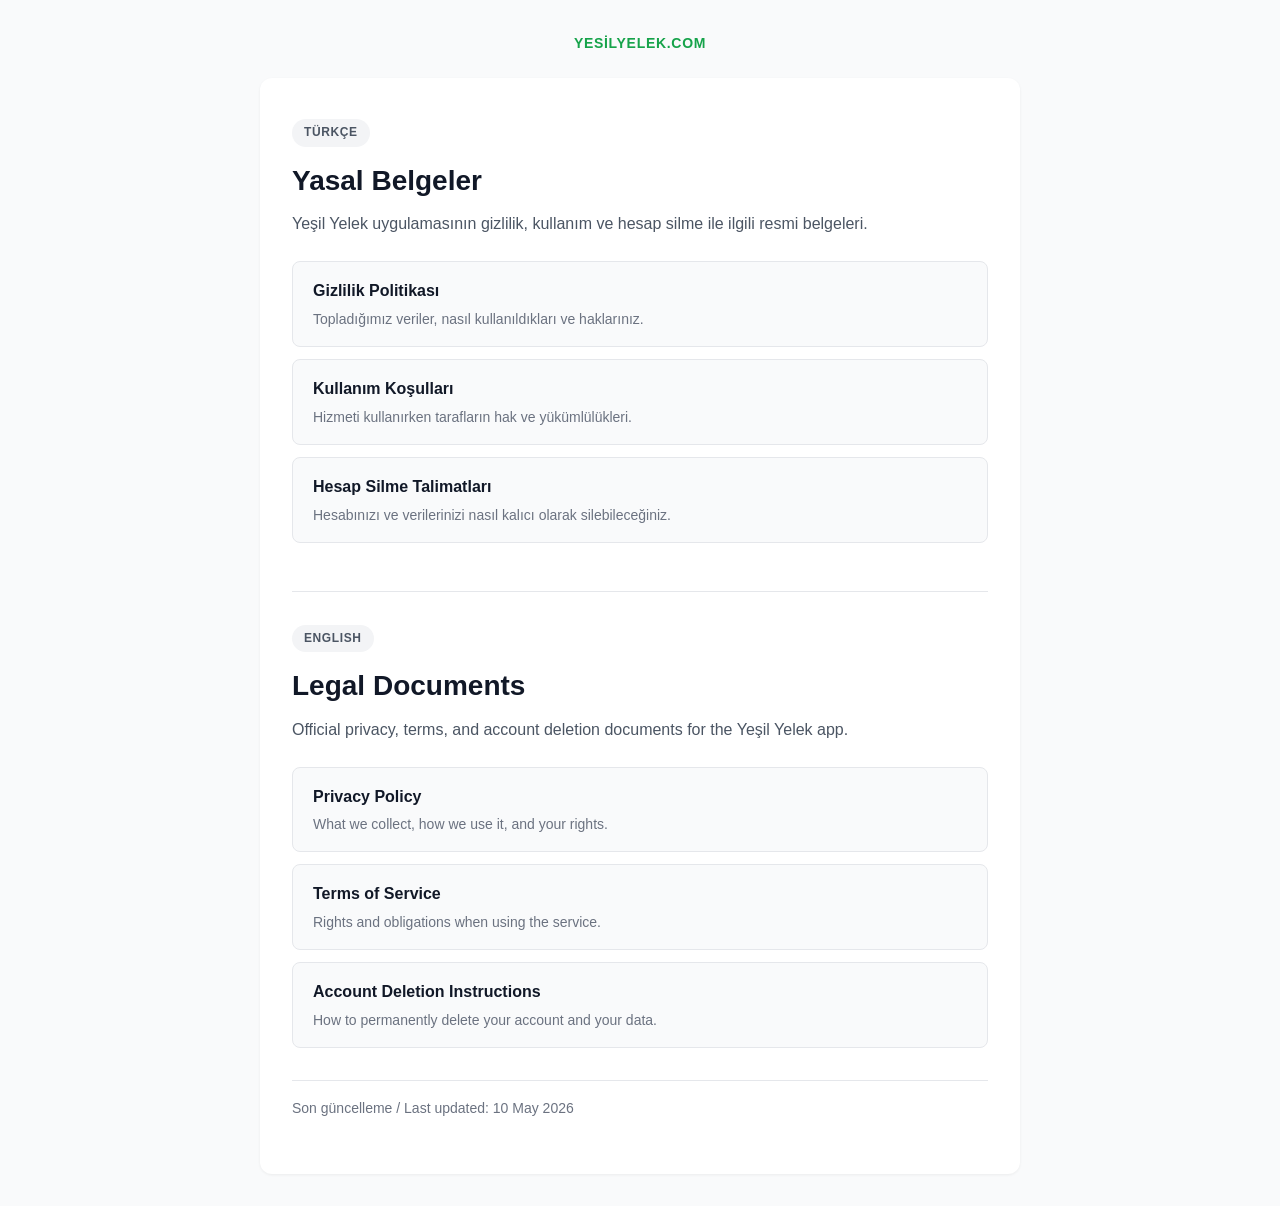
<file: index.html>
<!doctype html>
<html lang="tr">
  <head>
    <meta charset="UTF-8" />
    <meta name="viewport" content="width=device-width, initial-scale=1.0" />
    <meta name="robots" content="index,follow" />
    <title>Yasal Belgeler / Legal Documents - Yeşil Yelek</title>
    <meta
      name="description"
      content="Yeşil Yelek uygulamasının gizlilik politikası, kullanım koşulları ve hesap silme talimatları. Privacy policy, terms of service, and account deletion instructions for the Yeşil Yelek app."
    />
    <link rel="stylesheet" href="styles.css" />
  </head>
  <body>
    <header class="brand">
      <a href="https://yesilyelek.com">yesilyelek.com</a>
    </header>
    <main>
      <section lang="tr">
        <span class="lang-label">Türkçe</span>
        <h1>Yasal Belgeler</h1>
        <p class="lede">
          Yeşil Yelek uygulamasının gizlilik, kullanım ve hesap silme ile
          ilgili resmi belgeleri.
        </p>
        <ul class="doc-list">
          <li>
            <a href="privacy-policy.html">
              Gizlilik Politikası
              <span class="doc-desc">
                Topladığımız veriler, nasıl kullanıldıkları ve haklarınız.
              </span>
            </a>
          </li>
          <li>
            <a href="terms.html">
              Kullanım Koşulları
              <span class="doc-desc">
                Hizmeti kullanırken tarafların hak ve yükümlülükleri.
              </span>
            </a>
          </li>
          <li>
            <a href="delete-account.html">
              Hesap Silme Talimatları
              <span class="doc-desc">
                Hesabınızı ve verilerinizi nasıl kalıcı olarak silebileceğiniz.
              </span>
            </a>
          </li>
        </ul>
      </section>

      <hr class="lang-divider" />

      <section lang="en">
        <span class="lang-label">English</span>
        <h1>Legal Documents</h1>
        <p class="lede">
          Official privacy, terms, and account deletion documents for the
          Yeşil Yelek app.
        </p>
        <ul class="doc-list">
          <li>
            <a href="privacy-policy.html">
              Privacy Policy
              <span class="doc-desc">
                What we collect, how we use it, and your rights.
              </span>
            </a>
          </li>
          <li>
            <a href="terms.html">
              Terms of Service
              <span class="doc-desc">
                Rights and obligations when using the service.
              </span>
            </a>
          </li>
          <li>
            <a href="delete-account.html">
              Account Deletion Instructions
              <span class="doc-desc">
                How to permanently delete your account and your data.
              </span>
            </a>
          </li>
        </ul>
      </section>

      <p class="updated">
        Son güncelleme / Last updated: 10 May 2026
      </p>
    </main>
  </body>
</html>
</file>
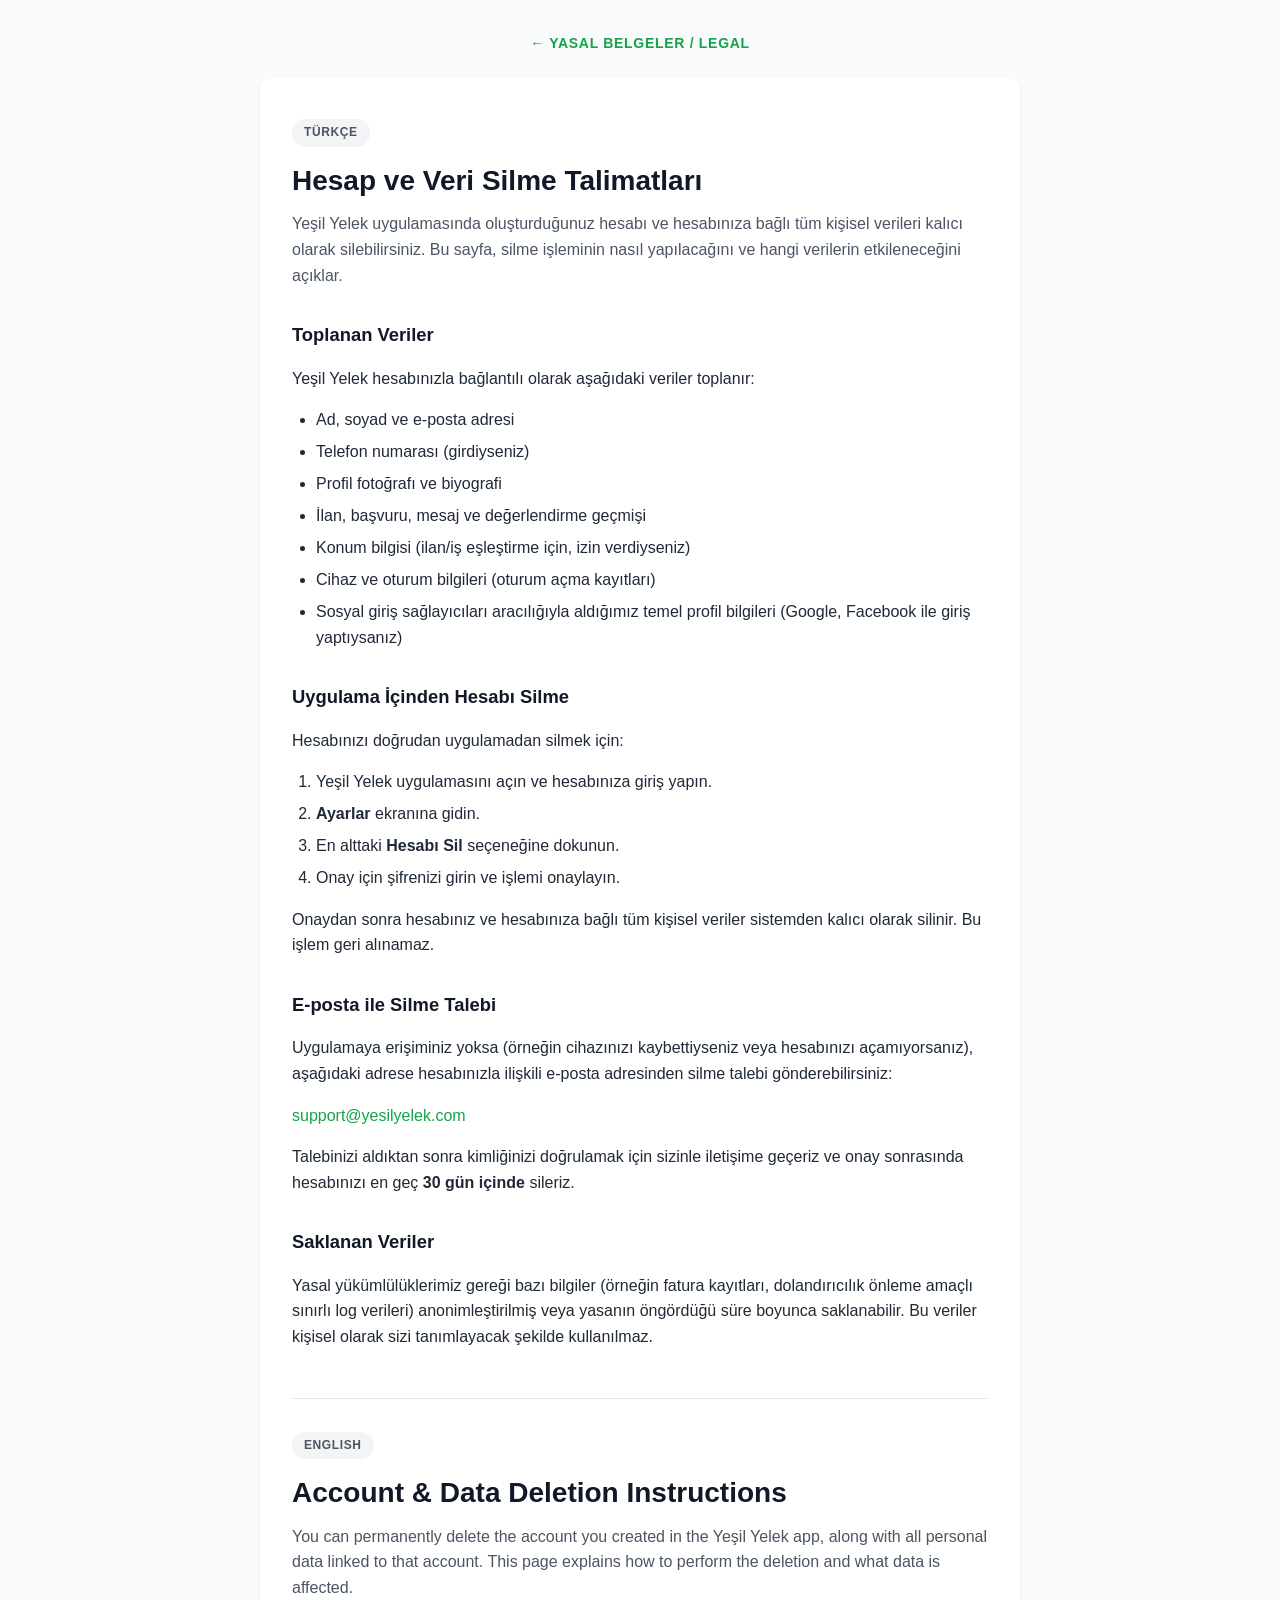
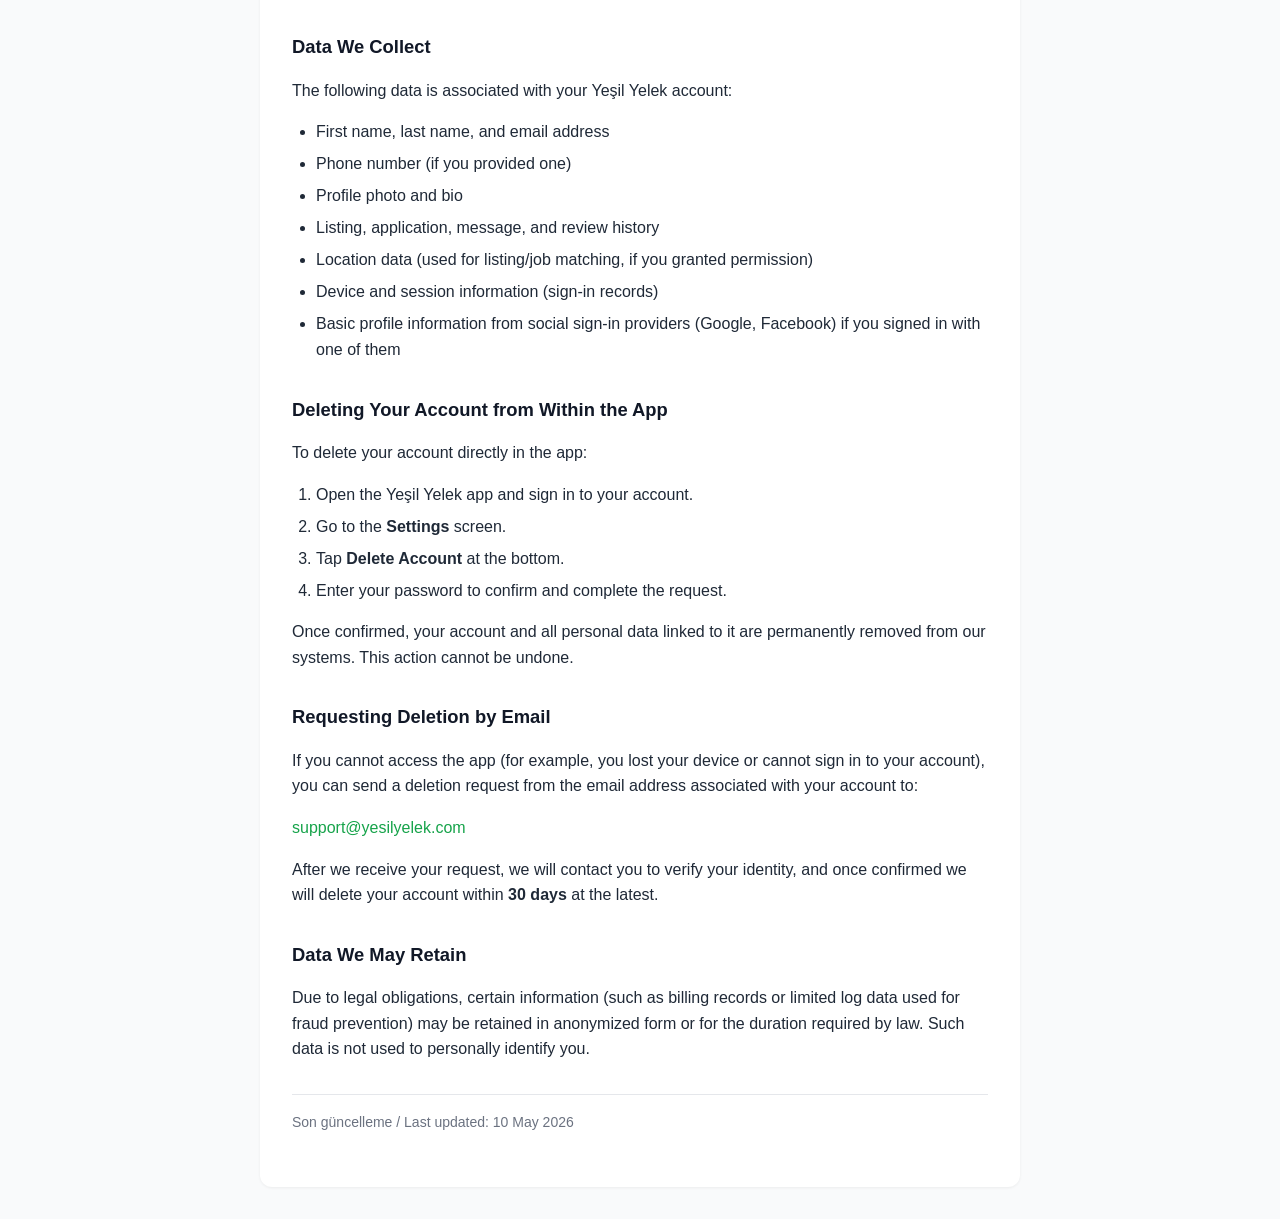
<file: delete-account.html>
<!doctype html>
<html lang="tr">
  <head>
    <meta charset="UTF-8" />
    <meta name="viewport" content="width=device-width, initial-scale=1.0" />
    <meta name="robots" content="index,follow" />
    <title>Hesap ve Veri Silme / Account &amp; Data Deletion - Yeşil Yelek</title>
    <meta
      name="description"
      content="Yeşil Yelek uygulamasında hesabınızı ve kişisel verilerinizi nasıl silebileceğinizi anlatan resmi sayfa. Official instructions for deleting your Yeşil Yelek account and personal data."
    />
    <link rel="stylesheet" href="styles.css" />
  </head>
  <body>
    <header class="brand">
      <a href="index.html">← Yasal Belgeler / Legal</a>
    </header>
    <main>
      <section lang="tr">
        <span class="lang-label">Türkçe</span>
        <h1>Hesap ve Veri Silme Talimatları</h1>
        <p class="lede">
          Yeşil Yelek uygulamasında oluşturduğunuz hesabı ve hesabınıza bağlı
          tüm kişisel verileri kalıcı olarak silebilirsiniz. Bu sayfa, silme
          işleminin nasıl yapılacağını ve hangi verilerin etkileneceğini
          açıklar.
        </p>

        <h2>Toplanan Veriler</h2>
        <p>Yeşil Yelek hesabınızla bağlantılı olarak aşağıdaki veriler toplanır:</p>
        <ul>
          <li>Ad, soyad ve e-posta adresi</li>
          <li>Telefon numarası (girdiyseniz)</li>
          <li>Profil fotoğrafı ve biyografi</li>
          <li>İlan, başvuru, mesaj ve değerlendirme geçmişi</li>
          <li>Konum bilgisi (ilan/iş eşleştirme için, izin verdiyseniz)</li>
          <li>Cihaz ve oturum bilgileri (oturum açma kayıtları)</li>
          <li>Sosyal giriş sağlayıcıları aracılığıyla aldığımız temel profil
              bilgileri (Google, Facebook ile giriş yaptıysanız)</li>
        </ul>

        <h2>Uygulama İçinden Hesabı Silme</h2>
        <p>Hesabınızı doğrudan uygulamadan silmek için:</p>
        <ol>
          <li>Yeşil Yelek uygulamasını açın ve hesabınıza giriş yapın.</li>
          <li><strong>Ayarlar</strong> ekranına gidin.</li>
          <li>En alttaki <strong>Hesabı Sil</strong> seçeneğine dokunun.</li>
          <li>Onay için şifrenizi girin ve işlemi onaylayın.</li>
        </ol>
        <p>
          Onaydan sonra hesabınız ve hesabınıza bağlı tüm kişisel veriler
          sistemden kalıcı olarak silinir. Bu işlem geri alınamaz.
        </p>

        <h2>E-posta ile Silme Talebi</h2>
        <p>
          Uygulamaya erişiminiz yoksa (örneğin cihazınızı kaybettiyseniz veya
          hesabınızı açamıyorsanız), aşağıdaki adrese hesabınızla ilişkili
          e-posta adresinden silme talebi gönderebilirsiniz:
        </p>
        <p>
          <a href="mailto:support@yesilyelek.com?subject=Hesap%20Silme%20Talebi">
            support@yesilyelek.com
          </a>
        </p>
        <p>
          Talebinizi aldıktan sonra kimliğinizi doğrulamak için sizinle
          iletişime geçeriz ve onay sonrasında hesabınızı en geç
          <strong>30 gün içinde</strong> sileriz.
        </p>

        <h2>Saklanan Veriler</h2>
        <p>
          Yasal yükümlülüklerimiz gereği bazı bilgiler (örneğin fatura
          kayıtları, dolandırıcılık önleme amaçlı sınırlı log verileri)
          anonimleştirilmiş veya yasanın öngördüğü süre boyunca saklanabilir.
          Bu veriler kişisel olarak sizi tanımlayacak şekilde kullanılmaz.
        </p>
      </section>

      <hr class="lang-divider" />

      <section lang="en">
        <span class="lang-label">English</span>
        <h1>Account &amp; Data Deletion Instructions</h1>
        <p class="lede">
          You can permanently delete the account you created in the Yeşil
          Yelek app, along with all personal data linked to that account.
          This page explains how to perform the deletion and what data is
          affected.
        </p>

        <h2>Data We Collect</h2>
        <p>The following data is associated with your Yeşil Yelek account:</p>
        <ul>
          <li>First name, last name, and email address</li>
          <li>Phone number (if you provided one)</li>
          <li>Profile photo and bio</li>
          <li>Listing, application, message, and review history</li>
          <li>Location data (used for listing/job matching, if you granted
              permission)</li>
          <li>Device and session information (sign-in records)</li>
          <li>Basic profile information from social sign-in providers
              (Google, Facebook) if you signed in with one of them</li>
        </ul>

        <h2>Deleting Your Account from Within the App</h2>
        <p>To delete your account directly in the app:</p>
        <ol>
          <li>Open the Yeşil Yelek app and sign in to your account.</li>
          <li>Go to the <strong>Settings</strong> screen.</li>
          <li>Tap <strong>Delete Account</strong> at the bottom.</li>
          <li>Enter your password to confirm and complete the request.</li>
        </ol>
        <p>
          Once confirmed, your account and all personal data linked to it
          are permanently removed from our systems. This action cannot be
          undone.
        </p>

        <h2>Requesting Deletion by Email</h2>
        <p>
          If you cannot access the app (for example, you lost your device
          or cannot sign in to your account), you can send a deletion
          request from the email address associated with your account to:
        </p>
        <p>
          <a href="mailto:support@yesilyelek.com?subject=Account%20Deletion%20Request">
            support@yesilyelek.com
          </a>
        </p>
        <p>
          After we receive your request, we will contact you to verify
          your identity, and once confirmed we will delete your account
          within <strong>30 days</strong> at the latest.
        </p>

        <h2>Data We May Retain</h2>
        <p>
          Due to legal obligations, certain information (such as billing
          records or limited log data used for fraud prevention) may be
          retained in anonymized form or for the duration required by
          law. Such data is not used to personally identify you.
        </p>
      </section>

      <p class="updated">
        Son güncelleme / Last updated: 10 May 2026
      </p>
    </main>
  </body>
</html>
</file>
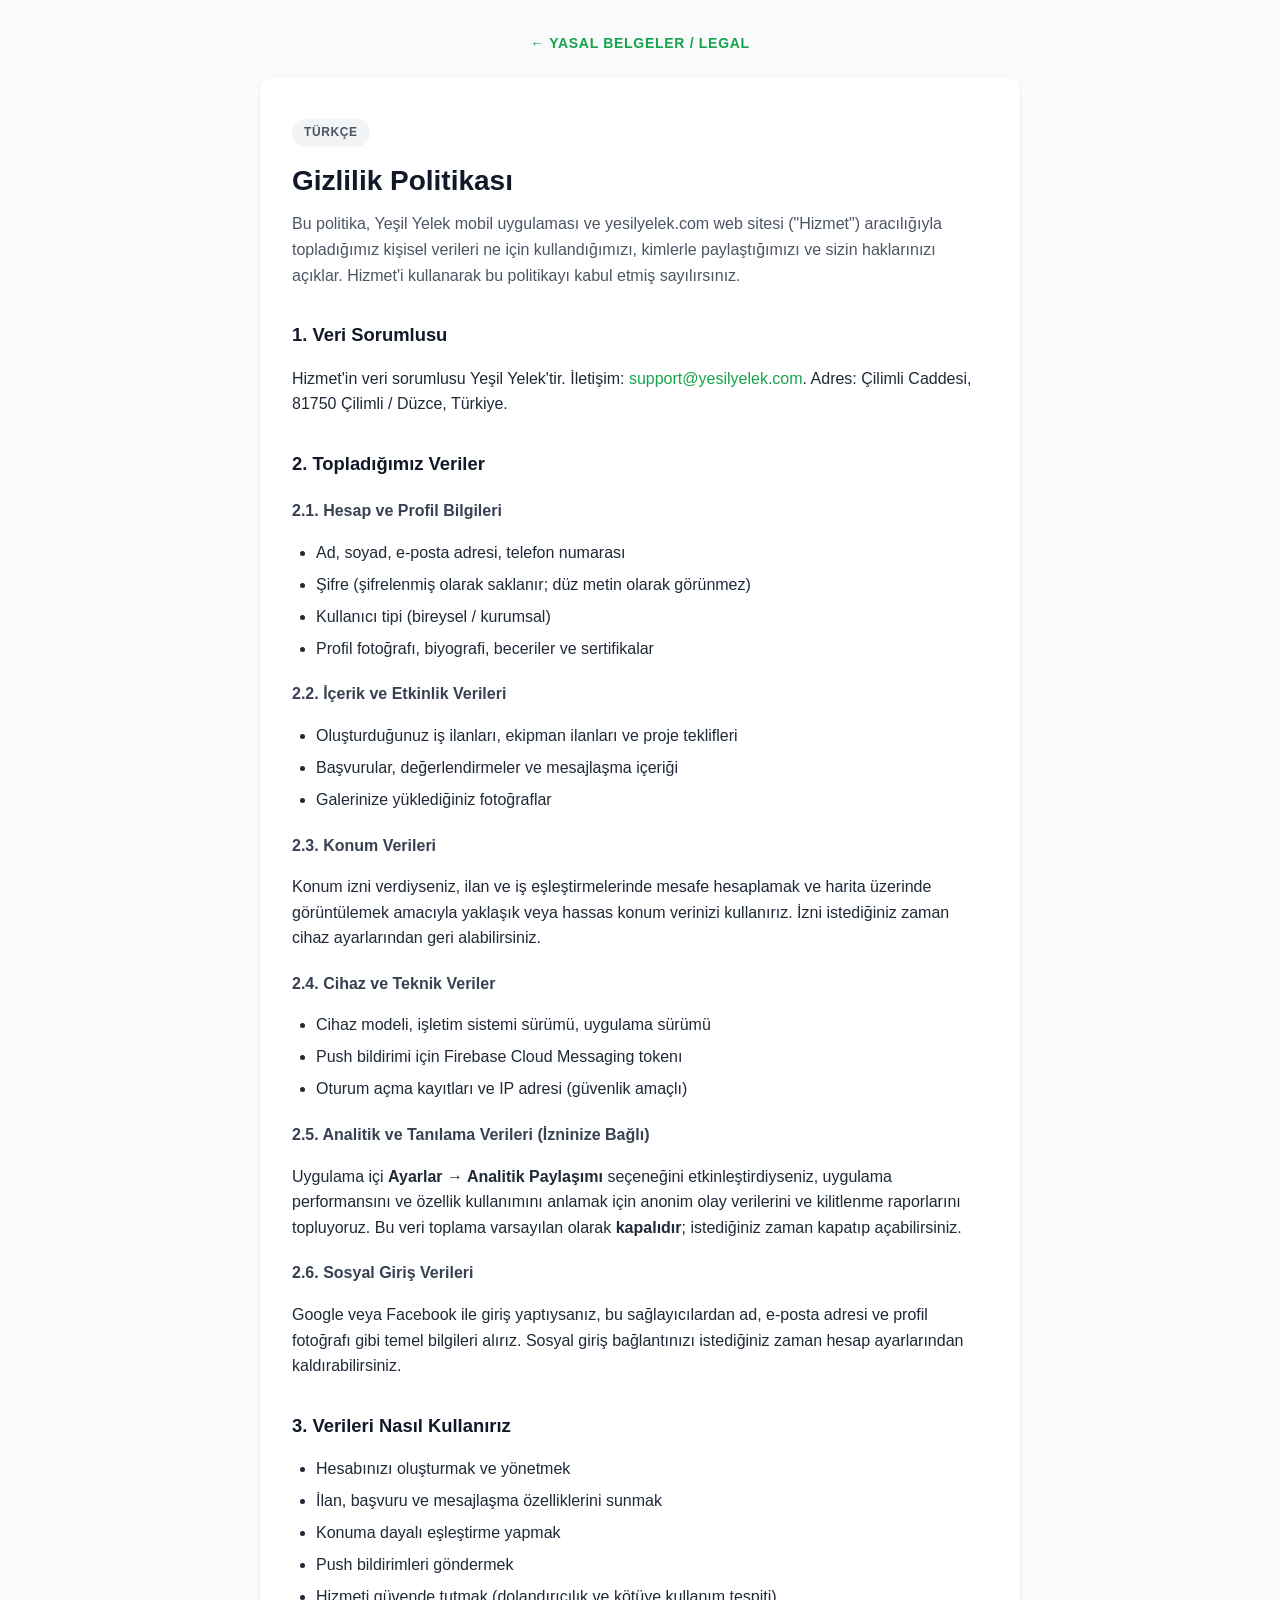
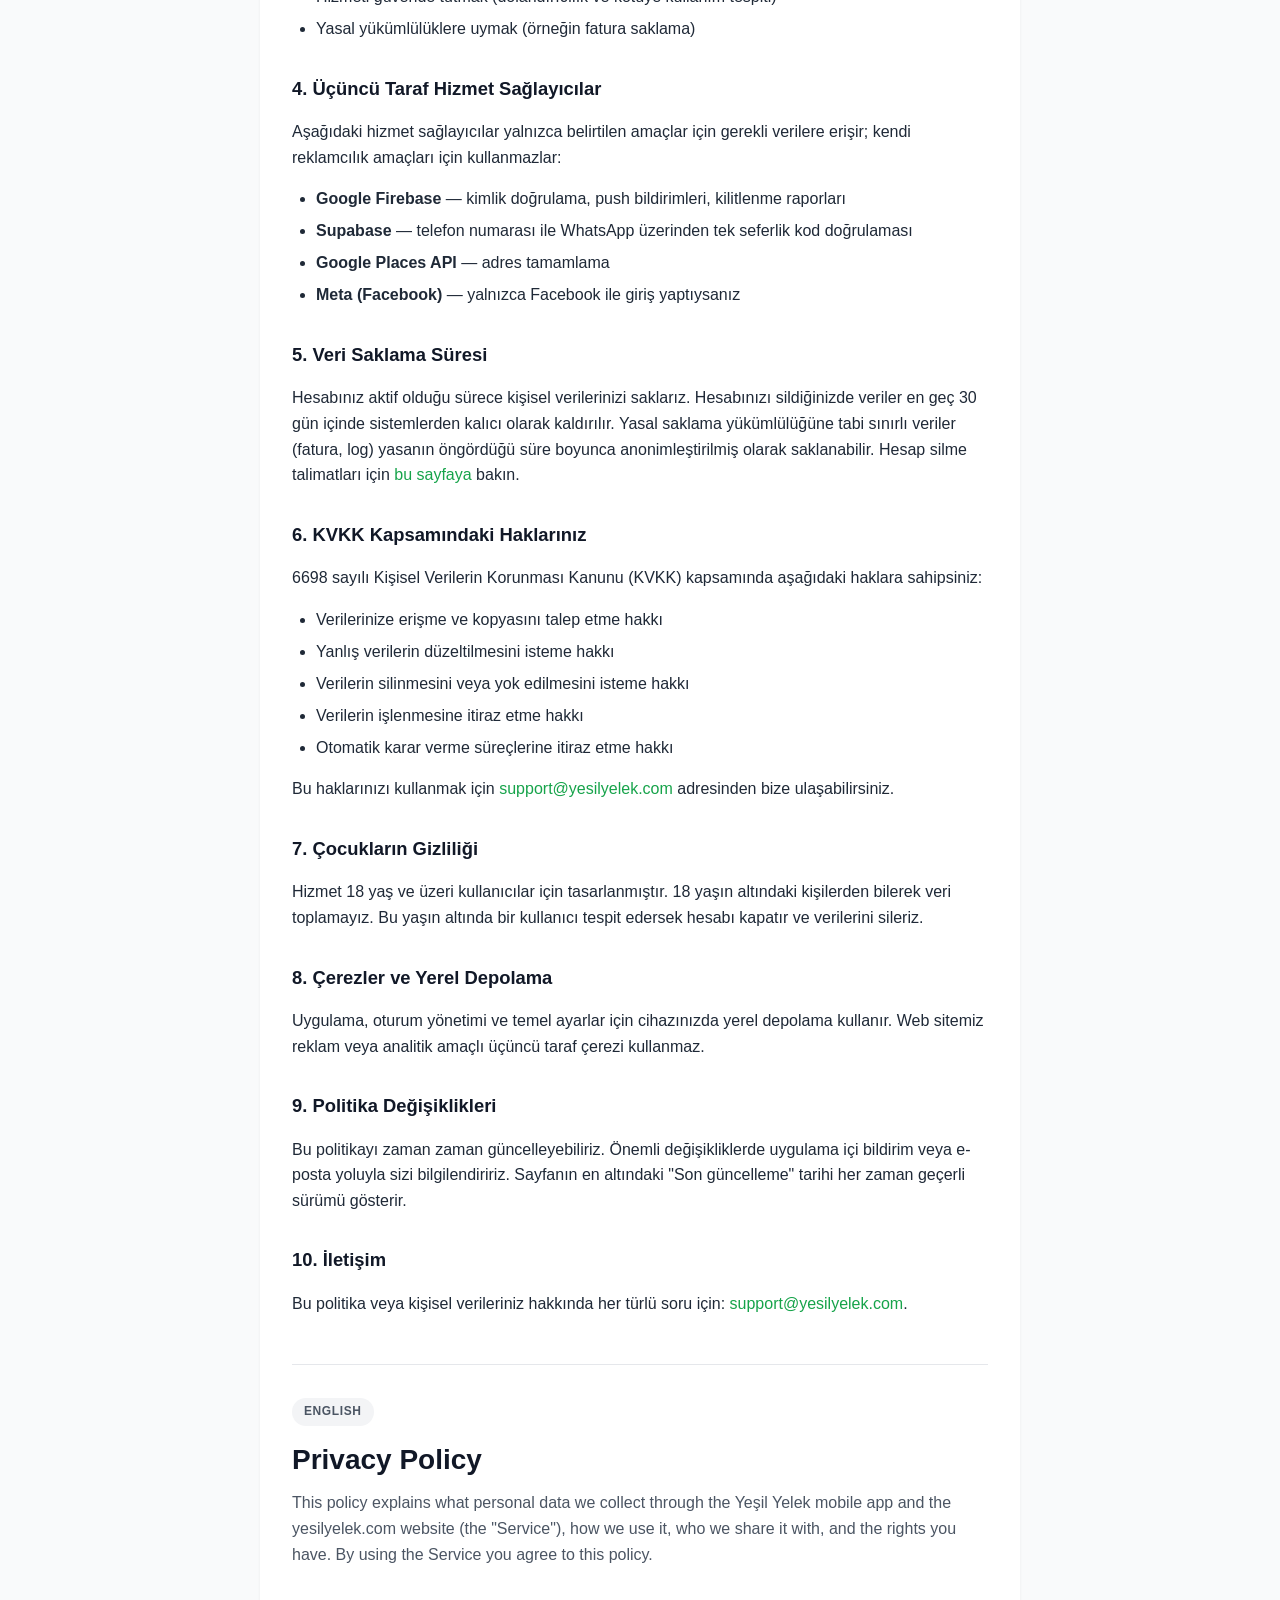
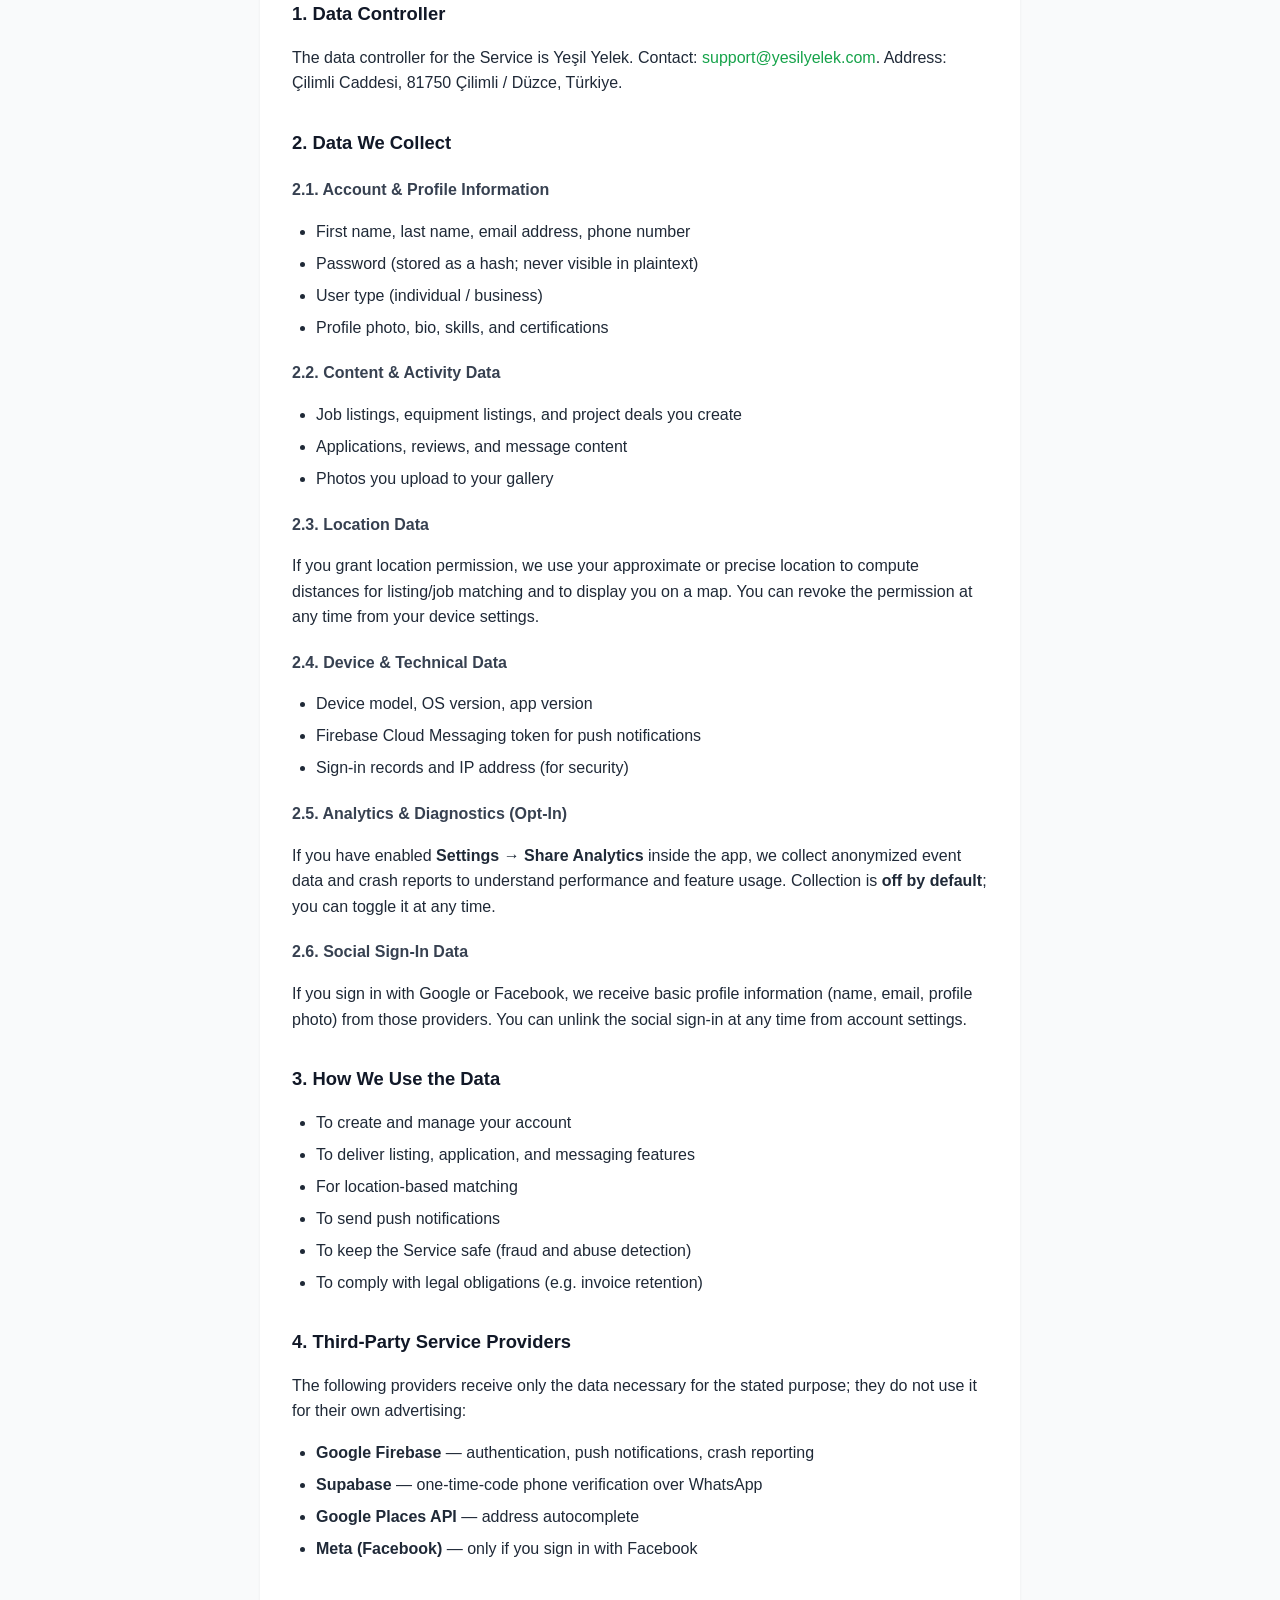
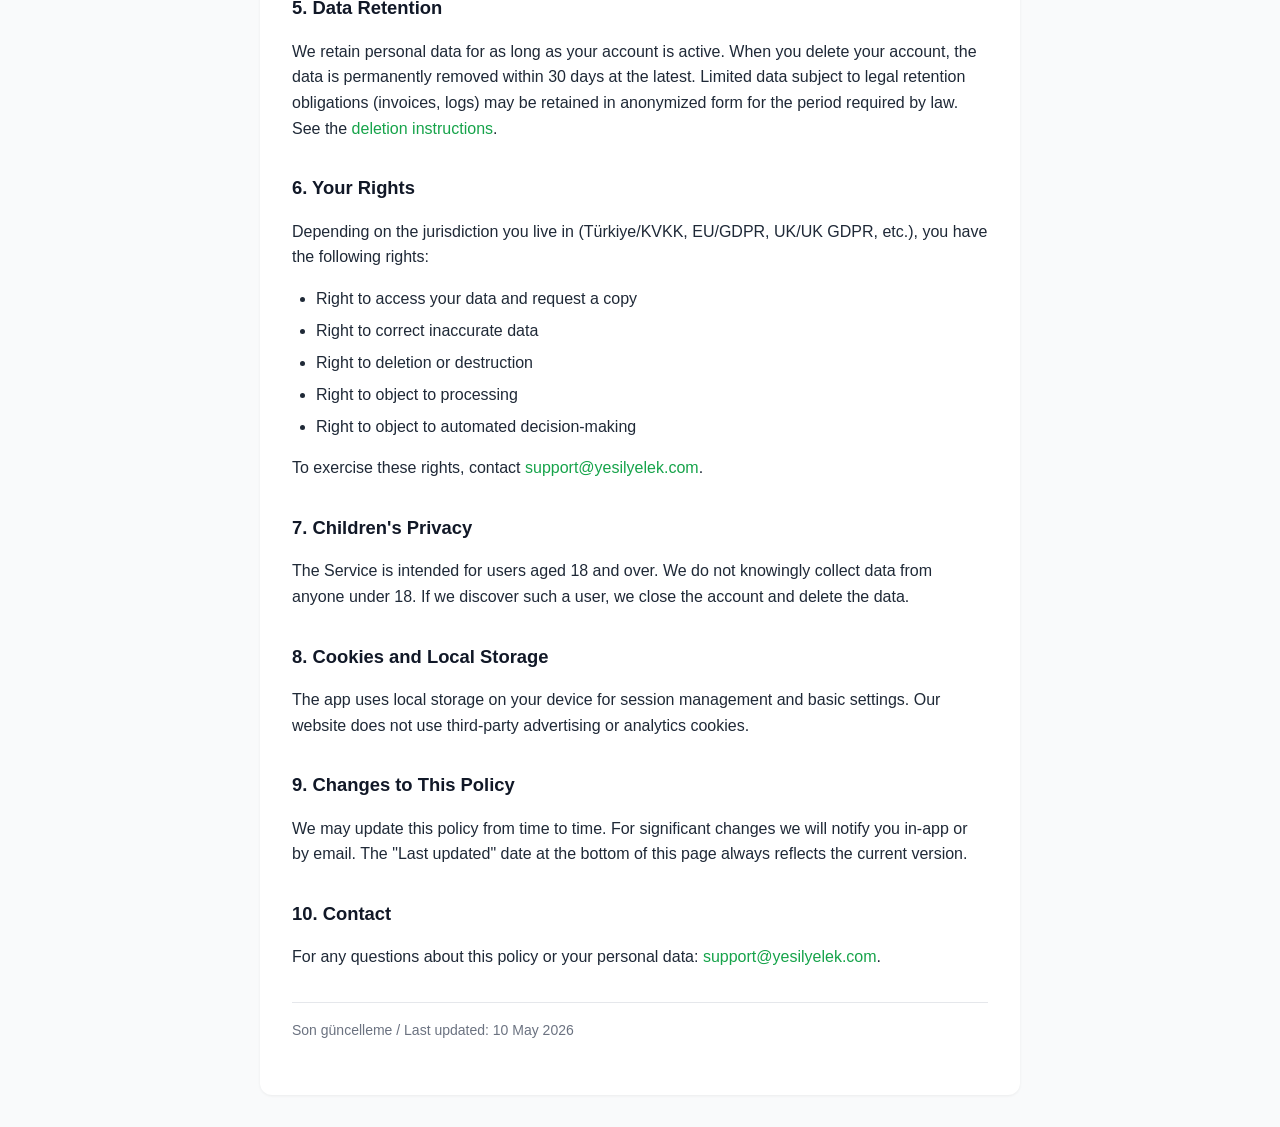
<file: privacy-policy.html>
<!doctype html>
<html lang="tr">
  <head>
    <meta charset="UTF-8" />
    <meta name="viewport" content="width=device-width, initial-scale=1.0" />
    <meta name="robots" content="index,follow" />
    <title>Gizlilik Politikası / Privacy Policy - Yeşil Yelek</title>
    <meta
      name="description"
      content="Yeşil Yelek uygulamasının gizlilik politikası: hangi verileri topladığımız, nasıl kullandığımız ve haklarınız. Privacy policy explaining what data we collect, how we use it, and your rights."
    />
    <link rel="stylesheet" href="styles.css" />
  </head>
  <body>
    <header class="brand">
      <a href="index.html">← Yasal Belgeler / Legal</a>
    </header>
    <main>
      <section lang="tr">
        <span class="lang-label">Türkçe</span>
        <h1>Gizlilik Politikası</h1>
        <p class="lede">
          Bu politika, Yeşil Yelek mobil uygulaması ve yesilyelek.com web
          sitesi ("Hizmet") aracılığıyla topladığımız kişisel verileri ne
          için kullandığımızı, kimlerle paylaştığımızı ve sizin haklarınızı
          açıklar. Hizmet'i kullanarak bu politikayı kabul etmiş sayılırsınız.
        </p>

        <h2>1. Veri Sorumlusu</h2>
        <p>
          Hizmet'in veri sorumlusu Yeşil Yelek'tir. İletişim:
          <a href="mailto:support@yesilyelek.com">support@yesilyelek.com</a>.
          Adres: Çilimli Caddesi, 81750 Çilimli / Düzce, Türkiye.
        </p>

        <h2>2. Topladığımız Veriler</h2>
        <h3>2.1. Hesap ve Profil Bilgileri</h3>
        <ul>
          <li>Ad, soyad, e-posta adresi, telefon numarası</li>
          <li>Şifre (şifrelenmiş olarak saklanır; düz metin olarak görünmez)</li>
          <li>Kullanıcı tipi (bireysel / kurumsal)</li>
          <li>Profil fotoğrafı, biyografi, beceriler ve sertifikalar</li>
        </ul>
        <h3>2.2. İçerik ve Etkinlik Verileri</h3>
        <ul>
          <li>Oluşturduğunuz iş ilanları, ekipman ilanları ve proje
              teklifleri</li>
          <li>Başvurular, değerlendirmeler ve mesajlaşma içeriği</li>
          <li>Galerinize yüklediğiniz fotoğraflar</li>
        </ul>
        <h3>2.3. Konum Verileri</h3>
        <p>
          Konum izni verdiyseniz, ilan ve iş eşleştirmelerinde mesafe
          hesaplamak ve harita üzerinde görüntülemek amacıyla yaklaşık veya
          hassas konum verinizi kullanırız. İzni istediğiniz zaman cihaz
          ayarlarından geri alabilirsiniz.
        </p>
        <h3>2.4. Cihaz ve Teknik Veriler</h3>
        <ul>
          <li>Cihaz modeli, işletim sistemi sürümü, uygulama sürümü</li>
          <li>Push bildirimi için Firebase Cloud Messaging tokenı</li>
          <li>Oturum açma kayıtları ve IP adresi (güvenlik amaçlı)</li>
        </ul>
        <h3>2.5. Analitik ve Tanılama Verileri (İzninize Bağlı)</h3>
        <p>
          Uygulama içi <strong>Ayarlar → Analitik Paylaşımı</strong>
          seçeneğini etkinleştirdiyseniz, uygulama performansını ve özellik
          kullanımını anlamak için anonim olay verilerini ve kilitlenme
          raporlarını topluyoruz. Bu veri toplama varsayılan olarak
          <strong>kapalıdır</strong>; istediğiniz zaman kapatıp açabilirsiniz.
        </p>
        <h3>2.6. Sosyal Giriş Verileri</h3>
        <p>
          Google veya Facebook ile giriş yaptıysanız, bu sağlayıcılardan ad,
          e-posta adresi ve profil fotoğrafı gibi temel bilgileri alırız.
          Sosyal giriş bağlantınızı istediğiniz zaman hesap ayarlarından
          kaldırabilirsiniz.
        </p>

        <h2>3. Verileri Nasıl Kullanırız</h2>
        <ul>
          <li>Hesabınızı oluşturmak ve yönetmek</li>
          <li>İlan, başvuru ve mesajlaşma özelliklerini sunmak</li>
          <li>Konuma dayalı eşleştirme yapmak</li>
          <li>Push bildirimleri göndermek</li>
          <li>Hizmeti güvende tutmak (dolandırıcılık ve kötüye kullanım
              tespiti)</li>
          <li>Yasal yükümlülüklere uymak (örneğin fatura saklama)</li>
        </ul>

        <h2>4. Üçüncü Taraf Hizmet Sağlayıcılar</h2>
        <p>
          Aşağıdaki hizmet sağlayıcılar yalnızca belirtilen amaçlar için
          gerekli verilere erişir; kendi reklamcılık amaçları için
          kullanmazlar:
        </p>
        <ul>
          <li><strong>Google Firebase</strong> — kimlik doğrulama, push
              bildirimleri, kilitlenme raporları</li>
          <li><strong>Supabase</strong> — telefon numarası ile WhatsApp
              üzerinden tek seferlik kod doğrulaması</li>
          <li><strong>Google Places API</strong> — adres tamamlama</li>
          <li><strong>Meta (Facebook)</strong> — yalnızca Facebook ile giriş
              yaptıysanız</li>
        </ul>

        <h2>5. Veri Saklama Süresi</h2>
        <p>
          Hesabınız aktif olduğu sürece kişisel verilerinizi saklarız.
          Hesabınızı sildiğinizde veriler en geç 30 gün içinde sistemlerden
          kalıcı olarak kaldırılır. Yasal saklama yükümlülüğüne tabi sınırlı
          veriler (fatura, log) yasanın öngördüğü süre boyunca
          anonimleştirilmiş olarak saklanabilir. Hesap silme talimatları için
          <a href="delete-account.html">bu sayfaya</a> bakın.
        </p>

        <h2>6. KVKK Kapsamındaki Haklarınız</h2>
        <p>
          6698 sayılı Kişisel Verilerin Korunması Kanunu (KVKK) kapsamında
          aşağıdaki haklara sahipsiniz:
        </p>
        <ul>
          <li>Verilerinize erişme ve kopyasını talep etme hakkı</li>
          <li>Yanlış verilerin düzeltilmesini isteme hakkı</li>
          <li>Verilerin silinmesini veya yok edilmesini isteme hakkı</li>
          <li>Verilerin işlenmesine itiraz etme hakkı</li>
          <li>Otomatik karar verme süreçlerine itiraz etme hakkı</li>
        </ul>
        <p>
          Bu haklarınızı kullanmak için
          <a href="mailto:support@yesilyelek.com">support@yesilyelek.com</a>
          adresinden bize ulaşabilirsiniz.
        </p>

        <h2>7. Çocukların Gizliliği</h2>
        <p>
          Hizmet 18 yaş ve üzeri kullanıcılar için tasarlanmıştır. 18 yaşın
          altındaki kişilerden bilerek veri toplamayız. Bu yaşın altında bir
          kullanıcı tespit edersek hesabı kapatır ve verilerini sileriz.
        </p>

        <h2>8. Çerezler ve Yerel Depolama</h2>
        <p>
          Uygulama, oturum yönetimi ve temel ayarlar için cihazınızda yerel
          depolama kullanır. Web sitemiz reklam veya analitik amaçlı üçüncü
          taraf çerezi kullanmaz.
        </p>

        <h2>9. Politika Değişiklikleri</h2>
        <p>
          Bu politikayı zaman zaman güncelleyebiliriz. Önemli değişikliklerde
          uygulama içi bildirim veya e-posta yoluyla sizi bilgilendiririz.
          Sayfanın en altındaki "Son güncelleme" tarihi her zaman geçerli
          sürümü gösterir.
        </p>

        <h2>10. İletişim</h2>
        <p>
          Bu politika veya kişisel verileriniz hakkında her türlü soru için:
          <a href="mailto:support@yesilyelek.com">support@yesilyelek.com</a>.
        </p>
      </section>

      <hr class="lang-divider" />

      <section lang="en">
        <span class="lang-label">English</span>
        <h1>Privacy Policy</h1>
        <p class="lede">
          This policy explains what personal data we collect through the
          Yeşil Yelek mobile app and the yesilyelek.com website (the
          "Service"), how we use it, who we share it with, and the rights
          you have. By using the Service you agree to this policy.
        </p>

        <h2>1. Data Controller</h2>
        <p>
          The data controller for the Service is Yeşil Yelek. Contact:
          <a href="mailto:support@yesilyelek.com">support@yesilyelek.com</a>.
          Address: Çilimli Caddesi, 81750 Çilimli / Düzce, Türkiye.
        </p>

        <h2>2. Data We Collect</h2>
        <h3>2.1. Account &amp; Profile Information</h3>
        <ul>
          <li>First name, last name, email address, phone number</li>
          <li>Password (stored as a hash; never visible in plaintext)</li>
          <li>User type (individual / business)</li>
          <li>Profile photo, bio, skills, and certifications</li>
        </ul>
        <h3>2.2. Content &amp; Activity Data</h3>
        <ul>
          <li>Job listings, equipment listings, and project deals you create</li>
          <li>Applications, reviews, and message content</li>
          <li>Photos you upload to your gallery</li>
        </ul>
        <h3>2.3. Location Data</h3>
        <p>
          If you grant location permission, we use your approximate or
          precise location to compute distances for listing/job matching and
          to display you on a map. You can revoke the permission at any
          time from your device settings.
        </p>
        <h3>2.4. Device &amp; Technical Data</h3>
        <ul>
          <li>Device model, OS version, app version</li>
          <li>Firebase Cloud Messaging token for push notifications</li>
          <li>Sign-in records and IP address (for security)</li>
        </ul>
        <h3>2.5. Analytics &amp; Diagnostics (Opt-In)</h3>
        <p>
          If you have enabled <strong>Settings → Share Analytics</strong>
          inside the app, we collect anonymized event data and crash reports
          to understand performance and feature usage. Collection is
          <strong>off by default</strong>; you can toggle it at any time.
        </p>
        <h3>2.6. Social Sign-In Data</h3>
        <p>
          If you sign in with Google or Facebook, we receive basic profile
          information (name, email, profile photo) from those providers.
          You can unlink the social sign-in at any time from account
          settings.
        </p>

        <h2>3. How We Use the Data</h2>
        <ul>
          <li>To create and manage your account</li>
          <li>To deliver listing, application, and messaging features</li>
          <li>For location-based matching</li>
          <li>To send push notifications</li>
          <li>To keep the Service safe (fraud and abuse detection)</li>
          <li>To comply with legal obligations (e.g. invoice retention)</li>
        </ul>

        <h2>4. Third-Party Service Providers</h2>
        <p>
          The following providers receive only the data necessary for the
          stated purpose; they do not use it for their own advertising:
        </p>
        <ul>
          <li><strong>Google Firebase</strong> — authentication, push
              notifications, crash reporting</li>
          <li><strong>Supabase</strong> — one-time-code phone verification
              over WhatsApp</li>
          <li><strong>Google Places API</strong> — address autocomplete</li>
          <li><strong>Meta (Facebook)</strong> — only if you sign in with
              Facebook</li>
        </ul>

        <h2>5. Data Retention</h2>
        <p>
          We retain personal data for as long as your account is active.
          When you delete your account, the data is permanently removed
          within 30 days at the latest. Limited data subject to legal
          retention obligations (invoices, logs) may be retained in
          anonymized form for the period required by law. See the
          <a href="delete-account.html">deletion instructions</a>.
        </p>

        <h2>6. Your Rights</h2>
        <p>
          Depending on the jurisdiction you live in (Türkiye/KVKK, EU/GDPR,
          UK/UK GDPR, etc.), you have the following rights:
        </p>
        <ul>
          <li>Right to access your data and request a copy</li>
          <li>Right to correct inaccurate data</li>
          <li>Right to deletion or destruction</li>
          <li>Right to object to processing</li>
          <li>Right to object to automated decision-making</li>
        </ul>
        <p>
          To exercise these rights, contact
          <a href="mailto:support@yesilyelek.com">support@yesilyelek.com</a>.
        </p>

        <h2>7. Children's Privacy</h2>
        <p>
          The Service is intended for users aged 18 and over. We do not
          knowingly collect data from anyone under 18. If we discover such
          a user, we close the account and delete the data.
        </p>

        <h2>8. Cookies and Local Storage</h2>
        <p>
          The app uses local storage on your device for session management
          and basic settings. Our website does not use third-party
          advertising or analytics cookies.
        </p>

        <h2>9. Changes to This Policy</h2>
        <p>
          We may update this policy from time to time. For significant
          changes we will notify you in-app or by email. The "Last updated"
          date at the bottom of this page always reflects the current
          version.
        </p>

        <h2>10. Contact</h2>
        <p>
          For any questions about this policy or your personal data:
          <a href="mailto:support@yesilyelek.com">support@yesilyelek.com</a>.
        </p>
      </section>

      <p class="updated">
        Son güncelleme / Last updated: 10 May 2026
      </p>
    </main>
  </body>
</html>
</file>
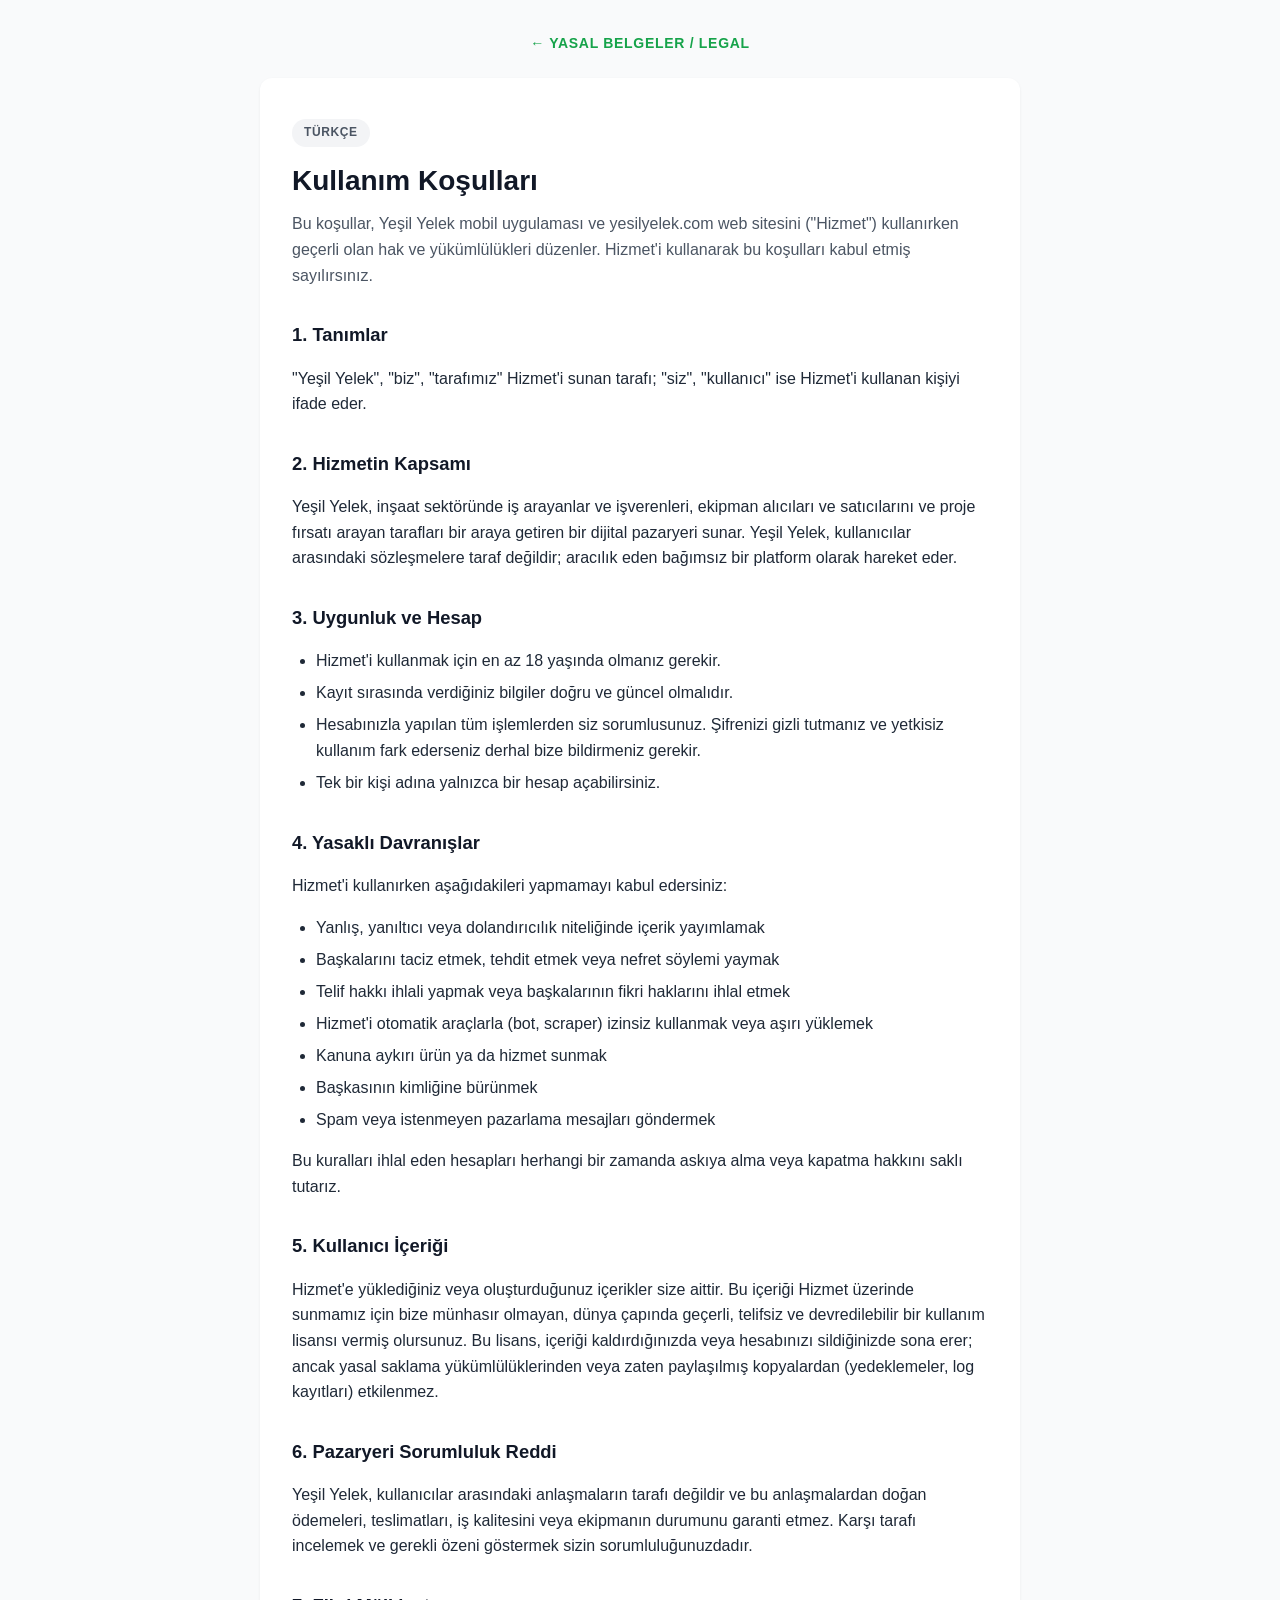
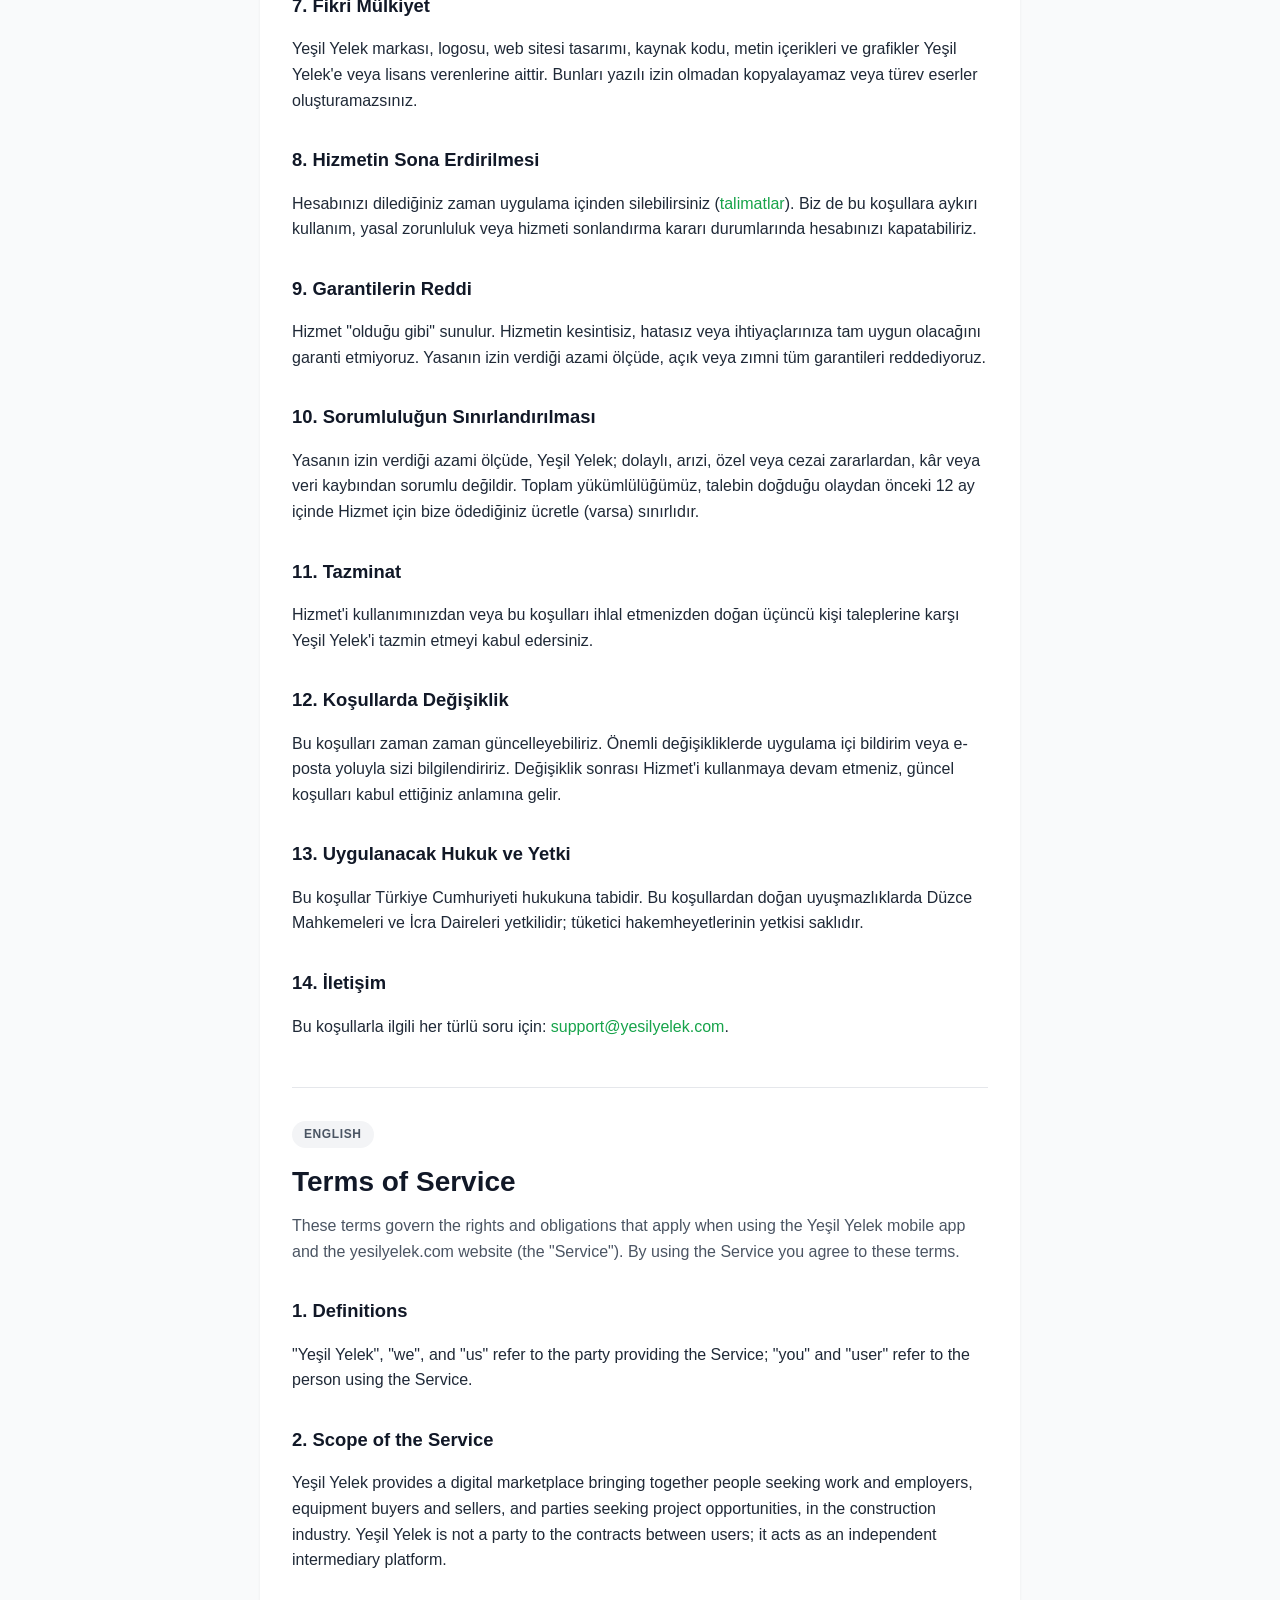
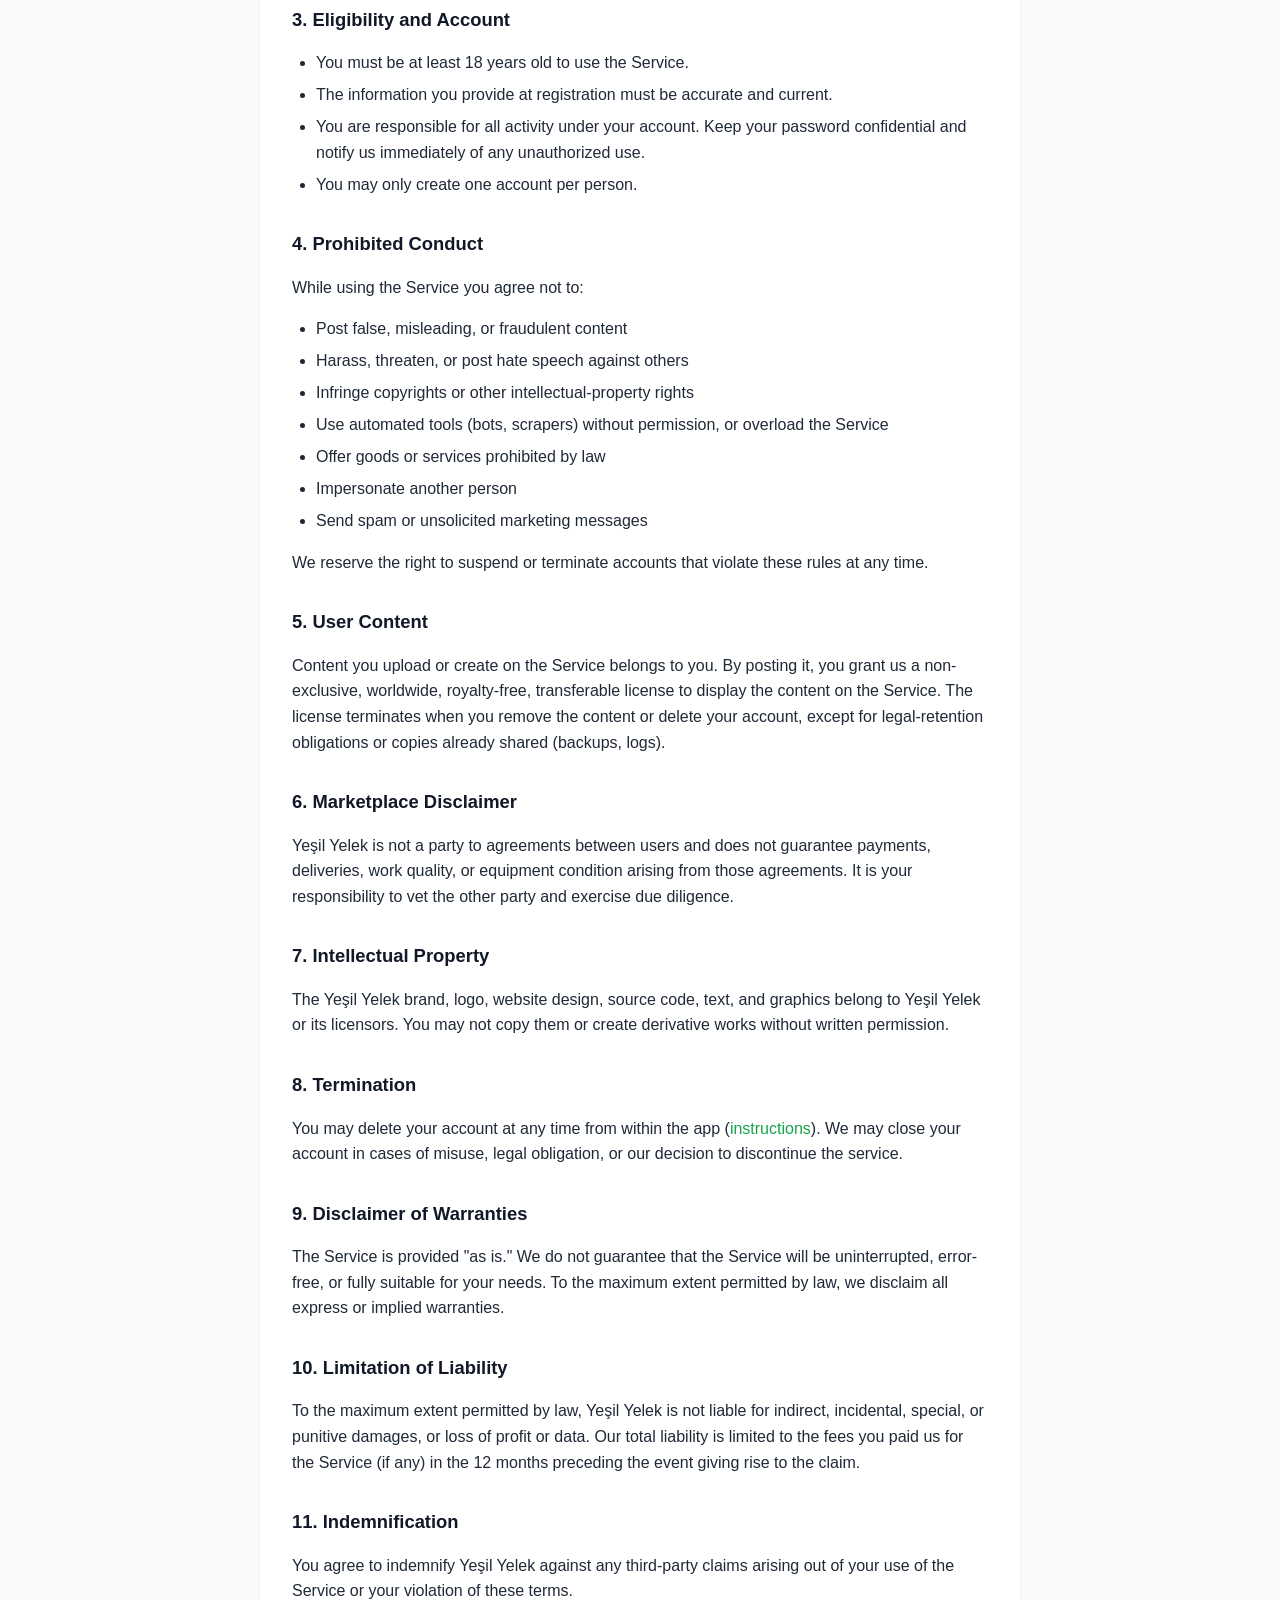
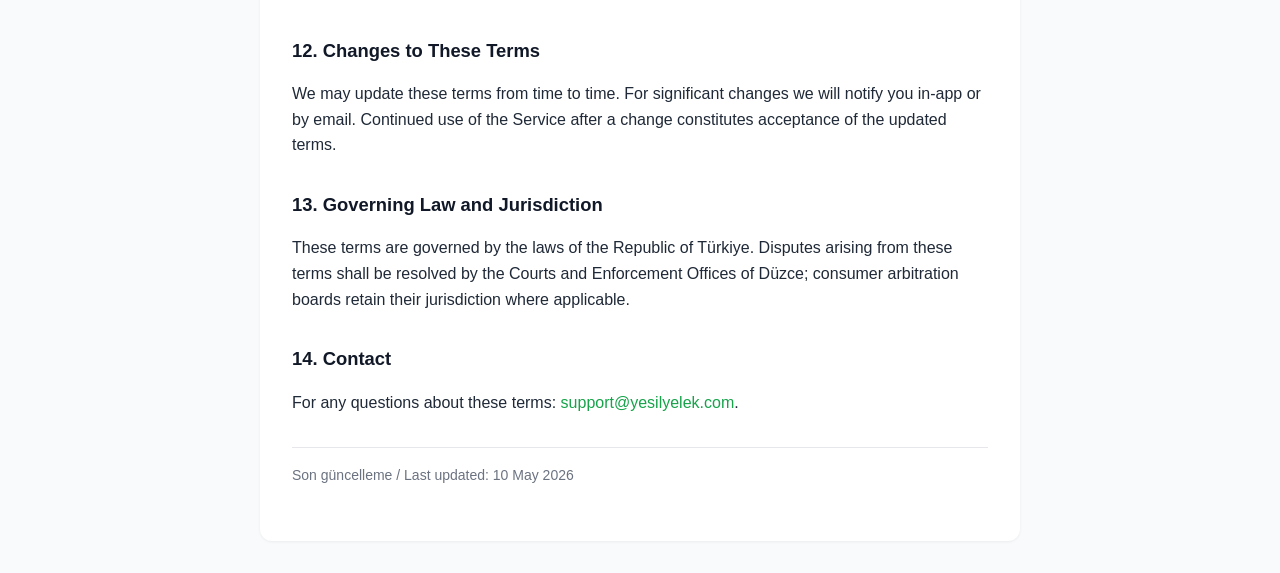
<file: terms.html>
<!doctype html>
<html lang="tr">
  <head>
    <meta charset="UTF-8" />
    <meta name="viewport" content="width=device-width, initial-scale=1.0" />
    <meta name="robots" content="index,follow" />
    <title>Kullanım Koşulları / Terms of Service - Yeşil Yelek</title>
    <meta
      name="description"
      content="Yeşil Yelek uygulamasının kullanım koşulları. Terms of service for the Yeşil Yelek app."
    />
    <link rel="stylesheet" href="styles.css" />
  </head>
  <body>
    <header class="brand">
      <a href="index.html">← Yasal Belgeler / Legal</a>
    </header>
    <main>
      <section lang="tr">
        <span class="lang-label">Türkçe</span>
        <h1>Kullanım Koşulları</h1>
        <p class="lede">
          Bu koşullar, Yeşil Yelek mobil uygulaması ve yesilyelek.com web
          sitesini ("Hizmet") kullanırken geçerli olan hak ve yükümlülükleri
          düzenler. Hizmet'i kullanarak bu koşulları kabul etmiş sayılırsınız.
        </p>

        <h2>1. Tanımlar</h2>
        <p>
          "Yeşil Yelek", "biz", "tarafımız" Hizmet'i sunan tarafı; "siz",
          "kullanıcı" ise Hizmet'i kullanan kişiyi ifade eder.
        </p>

        <h2>2. Hizmetin Kapsamı</h2>
        <p>
          Yeşil Yelek, inşaat sektöründe iş arayanlar ve işverenleri,
          ekipman alıcıları ve satıcılarını ve proje fırsatı arayan
          tarafları bir araya getiren bir dijital pazaryeri sunar. Yeşil
          Yelek, kullanıcılar arasındaki sözleşmelere taraf değildir;
          aracılık eden bağımsız bir platform olarak hareket eder.
        </p>

        <h2>3. Uygunluk ve Hesap</h2>
        <ul>
          <li>Hizmet'i kullanmak için en az 18 yaşında olmanız gerekir.</li>
          <li>Kayıt sırasında verdiğiniz bilgiler doğru ve güncel olmalıdır.</li>
          <li>Hesabınızla yapılan tüm işlemlerden siz sorumlusunuz.
              Şifrenizi gizli tutmanız ve yetkisiz kullanım fark ederseniz
              derhal bize bildirmeniz gerekir.</li>
          <li>Tek bir kişi adına yalnızca bir hesap açabilirsiniz.</li>
        </ul>

        <h2>4. Yasaklı Davranışlar</h2>
        <p>Hizmet'i kullanırken aşağıdakileri yapmamayı kabul edersiniz:</p>
        <ul>
          <li>Yanlış, yanıltıcı veya dolandırıcılık niteliğinde içerik
              yayımlamak</li>
          <li>Başkalarını taciz etmek, tehdit etmek veya nefret söylemi
              yaymak</li>
          <li>Telif hakkı ihlali yapmak veya başkalarının fikri haklarını
              ihlal etmek</li>
          <li>Hizmet'i otomatik araçlarla (bot, scraper) izinsiz kullanmak
              veya aşırı yüklemek</li>
          <li>Kanuna aykırı ürün ya da hizmet sunmak</li>
          <li>Başkasının kimliğine bürünmek</li>
          <li>Spam veya istenmeyen pazarlama mesajları göndermek</li>
        </ul>
        <p>
          Bu kuralları ihlal eden hesapları herhangi bir zamanda askıya
          alma veya kapatma hakkını saklı tutarız.
        </p>

        <h2>5. Kullanıcı İçeriği</h2>
        <p>
          Hizmet'e yüklediğiniz veya oluşturduğunuz içerikler size aittir.
          Bu içeriği Hizmet üzerinde sunmamız için bize münhasır olmayan,
          dünya çapında geçerli, telifsiz ve devredilebilir bir kullanım
          lisansı vermiş olursunuz. Bu lisans, içeriği kaldırdığınızda veya
          hesabınızı sildiğinizde sona erer; ancak yasal saklama
          yükümlülüklerinden veya zaten paylaşılmış kopyalardan
          (yedeklemeler, log kayıtları) etkilenmez.
        </p>

        <h2>6. Pazaryeri Sorumluluk Reddi</h2>
        <p>
          Yeşil Yelek, kullanıcılar arasındaki anlaşmaların tarafı değildir
          ve bu anlaşmalardan doğan ödemeleri, teslimatları, iş kalitesini
          veya ekipmanın durumunu garanti etmez. Karşı tarafı incelemek ve
          gerekli özeni göstermek sizin sorumluluğunuzdadır.
        </p>

        <h2>7. Fikri Mülkiyet</h2>
        <p>
          Yeşil Yelek markası, logosu, web sitesi tasarımı, kaynak kodu,
          metin içerikleri ve grafikler Yeşil Yelek'e veya lisans
          verenlerine aittir. Bunları yazılı izin olmadan kopyalayamaz veya
          türev eserler oluşturamazsınız.
        </p>

        <h2>8. Hizmetin Sona Erdirilmesi</h2>
        <p>
          Hesabınızı dilediğiniz zaman uygulama içinden silebilirsiniz
          (<a href="delete-account.html">talimatlar</a>). Biz de bu
          koşullara aykırı kullanım, yasal zorunluluk veya hizmeti
          sonlandırma kararı durumlarında hesabınızı kapatabiliriz.
        </p>

        <h2>9. Garantilerin Reddi</h2>
        <p>
          Hizmet "olduğu gibi" sunulur. Hizmetin kesintisiz, hatasız veya
          ihtiyaçlarınıza tam uygun olacağını garanti etmiyoruz. Yasanın
          izin verdiği azami ölçüde, açık veya zımni tüm garantileri
          reddediyoruz.
        </p>

        <h2>10. Sorumluluğun Sınırlandırılması</h2>
        <p>
          Yasanın izin verdiği azami ölçüde, Yeşil Yelek; dolaylı, arızi,
          özel veya cezai zararlardan, kâr veya veri kaybından sorumlu
          değildir. Toplam yükümlülüğümüz, talebin doğduğu olaydan önceki
          12 ay içinde Hizmet için bize ödediğiniz ücretle (varsa)
          sınırlıdır.
        </p>

        <h2>11. Tazminat</h2>
        <p>
          Hizmet'i kullanımınızdan veya bu koşulları ihlal etmenizden doğan
          üçüncü kişi taleplerine karşı Yeşil Yelek'i tazmin etmeyi kabul
          edersiniz.
        </p>

        <h2>12. Koşullarda Değişiklik</h2>
        <p>
          Bu koşulları zaman zaman güncelleyebiliriz. Önemli değişikliklerde
          uygulama içi bildirim veya e-posta yoluyla sizi bilgilendiririz.
          Değişiklik sonrası Hizmet'i kullanmaya devam etmeniz, güncel
          koşulları kabul ettiğiniz anlamına gelir.
        </p>

        <h2>13. Uygulanacak Hukuk ve Yetki</h2>
        <p>
          Bu koşullar Türkiye Cumhuriyeti hukukuna tabidir. Bu koşullardan
          doğan uyuşmazlıklarda Düzce Mahkemeleri ve İcra Daireleri
          yetkilidir; tüketici hakemheyetlerinin yetkisi saklıdır.
        </p>

        <h2>14. İletişim</h2>
        <p>
          Bu koşullarla ilgili her türlü soru için:
          <a href="mailto:support@yesilyelek.com">support@yesilyelek.com</a>.
        </p>
      </section>

      <hr class="lang-divider" />

      <section lang="en">
        <span class="lang-label">English</span>
        <h1>Terms of Service</h1>
        <p class="lede">
          These terms govern the rights and obligations that apply when
          using the Yeşil Yelek mobile app and the yesilyelek.com website
          (the "Service"). By using the Service you agree to these terms.
        </p>

        <h2>1. Definitions</h2>
        <p>
          "Yeşil Yelek", "we", and "us" refer to the party providing the
          Service; "you" and "user" refer to the person using the Service.
        </p>

        <h2>2. Scope of the Service</h2>
        <p>
          Yeşil Yelek provides a digital marketplace bringing together
          people seeking work and employers, equipment buyers and sellers,
          and parties seeking project opportunities, in the construction
          industry. Yeşil Yelek is not a party to the contracts between
          users; it acts as an independent intermediary platform.
        </p>

        <h2>3. Eligibility and Account</h2>
        <ul>
          <li>You must be at least 18 years old to use the Service.</li>
          <li>The information you provide at registration must be accurate
              and current.</li>
          <li>You are responsible for all activity under your account. Keep
              your password confidential and notify us immediately of any
              unauthorized use.</li>
          <li>You may only create one account per person.</li>
        </ul>

        <h2>4. Prohibited Conduct</h2>
        <p>While using the Service you agree not to:</p>
        <ul>
          <li>Post false, misleading, or fraudulent content</li>
          <li>Harass, threaten, or post hate speech against others</li>
          <li>Infringe copyrights or other intellectual-property rights</li>
          <li>Use automated tools (bots, scrapers) without permission, or
              overload the Service</li>
          <li>Offer goods or services prohibited by law</li>
          <li>Impersonate another person</li>
          <li>Send spam or unsolicited marketing messages</li>
        </ul>
        <p>
          We reserve the right to suspend or terminate accounts that
          violate these rules at any time.
        </p>

        <h2>5. User Content</h2>
        <p>
          Content you upload or create on the Service belongs to you. By
          posting it, you grant us a non-exclusive, worldwide, royalty-free,
          transferable license to display the content on the Service. The
          license terminates when you remove the content or delete your
          account, except for legal-retention obligations or copies already
          shared (backups, logs).
        </p>

        <h2>6. Marketplace Disclaimer</h2>
        <p>
          Yeşil Yelek is not a party to agreements between users and does
          not guarantee payments, deliveries, work quality, or equipment
          condition arising from those agreements. It is your responsibility
          to vet the other party and exercise due diligence.
        </p>

        <h2>7. Intellectual Property</h2>
        <p>
          The Yeşil Yelek brand, logo, website design, source code, text,
          and graphics belong to Yeşil Yelek or its licensors. You may not
          copy them or create derivative works without written permission.
        </p>

        <h2>8. Termination</h2>
        <p>
          You may delete your account at any time from within the app
          (<a href="delete-account.html">instructions</a>). We may close
          your account in cases of misuse, legal obligation, or our
          decision to discontinue the service.
        </p>

        <h2>9. Disclaimer of Warranties</h2>
        <p>
          The Service is provided "as is." We do not guarantee that the
          Service will be uninterrupted, error-free, or fully suitable for
          your needs. To the maximum extent permitted by law, we disclaim
          all express or implied warranties.
        </p>

        <h2>10. Limitation of Liability</h2>
        <p>
          To the maximum extent permitted by law, Yeşil Yelek is not liable
          for indirect, incidental, special, or punitive damages, or loss
          of profit or data. Our total liability is limited to the fees you
          paid us for the Service (if any) in the 12 months preceding the
          event giving rise to the claim.
        </p>

        <h2>11. Indemnification</h2>
        <p>
          You agree to indemnify Yeşil Yelek against any third-party claims
          arising out of your use of the Service or your violation of these
          terms.
        </p>

        <h2>12. Changes to These Terms</h2>
        <p>
          We may update these terms from time to time. For significant
          changes we will notify you in-app or by email. Continued use of
          the Service after a change constitutes acceptance of the updated
          terms.
        </p>

        <h2>13. Governing Law and Jurisdiction</h2>
        <p>
          These terms are governed by the laws of the Republic of Türkiye.
          Disputes arising from these terms shall be resolved by the
          Courts and Enforcement Offices of Düzce; consumer arbitration
          boards retain their jurisdiction where applicable.
        </p>

        <h2>14. Contact</h2>
        <p>
          For any questions about these terms:
          <a href="mailto:support@yesilyelek.com">support@yesilyelek.com</a>.
        </p>
      </section>

      <p class="updated">
        Son güncelleme / Last updated: 10 May 2026
      </p>
    </main>
  </body>
</html>
</file>
<file: styles.css>
/* Shared styles for Yeşil Yelek legal pages.
   Loaded by index.html, delete-account.html, privacy-policy.html, terms.html. */

* { box-sizing: border-box; }
html, body { margin: 0; padding: 0; }

body {
  font-family: -apple-system, BlinkMacSystemFont, "Segoe UI", Roboto,
    "Helvetica Neue", Arial, sans-serif;
  line-height: 1.6;
  color: #1f2937;
  background: #f9fafb;
  padding: 2rem 1rem;
}

main {
  max-width: 760px;
  margin: 0 auto;
  background: #ffffff;
  padding: 2.5rem 2rem;
  border-radius: 12px;
  box-shadow: 0 1px 3px rgba(0, 0, 0, 0.06);
}

header.brand {
  max-width: 760px;
  margin: 0 auto 1.5rem;
  text-align: center;
  color: #6b7280;
  font-size: 0.875rem;
  letter-spacing: 0.05em;
  text-transform: uppercase;
}

header.brand a {
  color: #16a34a;
  text-decoration: none;
  font-weight: 600;
}

h1 {
  font-size: 1.75rem;
  margin: 0 0 0.5rem;
  color: #111827;
}

h2 {
  font-size: 1.15rem;
  margin: 2rem 0 0.5rem;
  color: #111827;
}

h3 {
  font-size: 1rem;
  margin: 1.25rem 0 0.4rem;
  color: #374151;
}

p, li { font-size: 1rem; }

ol, ul { padding-left: 1.5rem; }
ol li, ul li { margin-bottom: 0.4rem; }

a { color: #16a34a; text-decoration: none; }
a:hover { text-decoration: underline; }

.lede { color: #4b5563; margin-top: 0; }

.lang-divider {
  margin: 3rem 0 2rem;
  border: none;
  border-top: 1px solid #e5e7eb;
}

.lang-label {
  display: inline-block;
  padding: 0.25rem 0.75rem;
  background: #f3f4f6;
  color: #4b5563;
  border-radius: 999px;
  font-size: 0.75rem;
  font-weight: 600;
  letter-spacing: 0.05em;
  text-transform: uppercase;
  margin-bottom: 0.75rem;
}

.updated {
  font-size: 0.875rem;
  color: #6b7280;
  margin-top: 2rem;
  padding-top: 1rem;
  border-top: 1px solid #e5e7eb;
}

.doc-list {
  list-style: none;
  padding: 0;
  margin: 1.5rem 0 0;
}

.doc-list li {
  margin-bottom: 0.75rem;
}

.doc-list a {
  display: block;
  padding: 1rem 1.25rem;
  background: #f9fafb;
  border: 1px solid #e5e7eb;
  border-radius: 8px;
  color: #111827;
  font-weight: 600;
}

.doc-list a:hover {
  background: #f3f4f6;
  text-decoration: none;
  border-color: #d1d5db;
}

.doc-list .doc-desc {
  display: block;
  font-weight: 400;
  font-size: 0.875rem;
  color: #6b7280;
  margin-top: 0.25rem;
}
</file>
